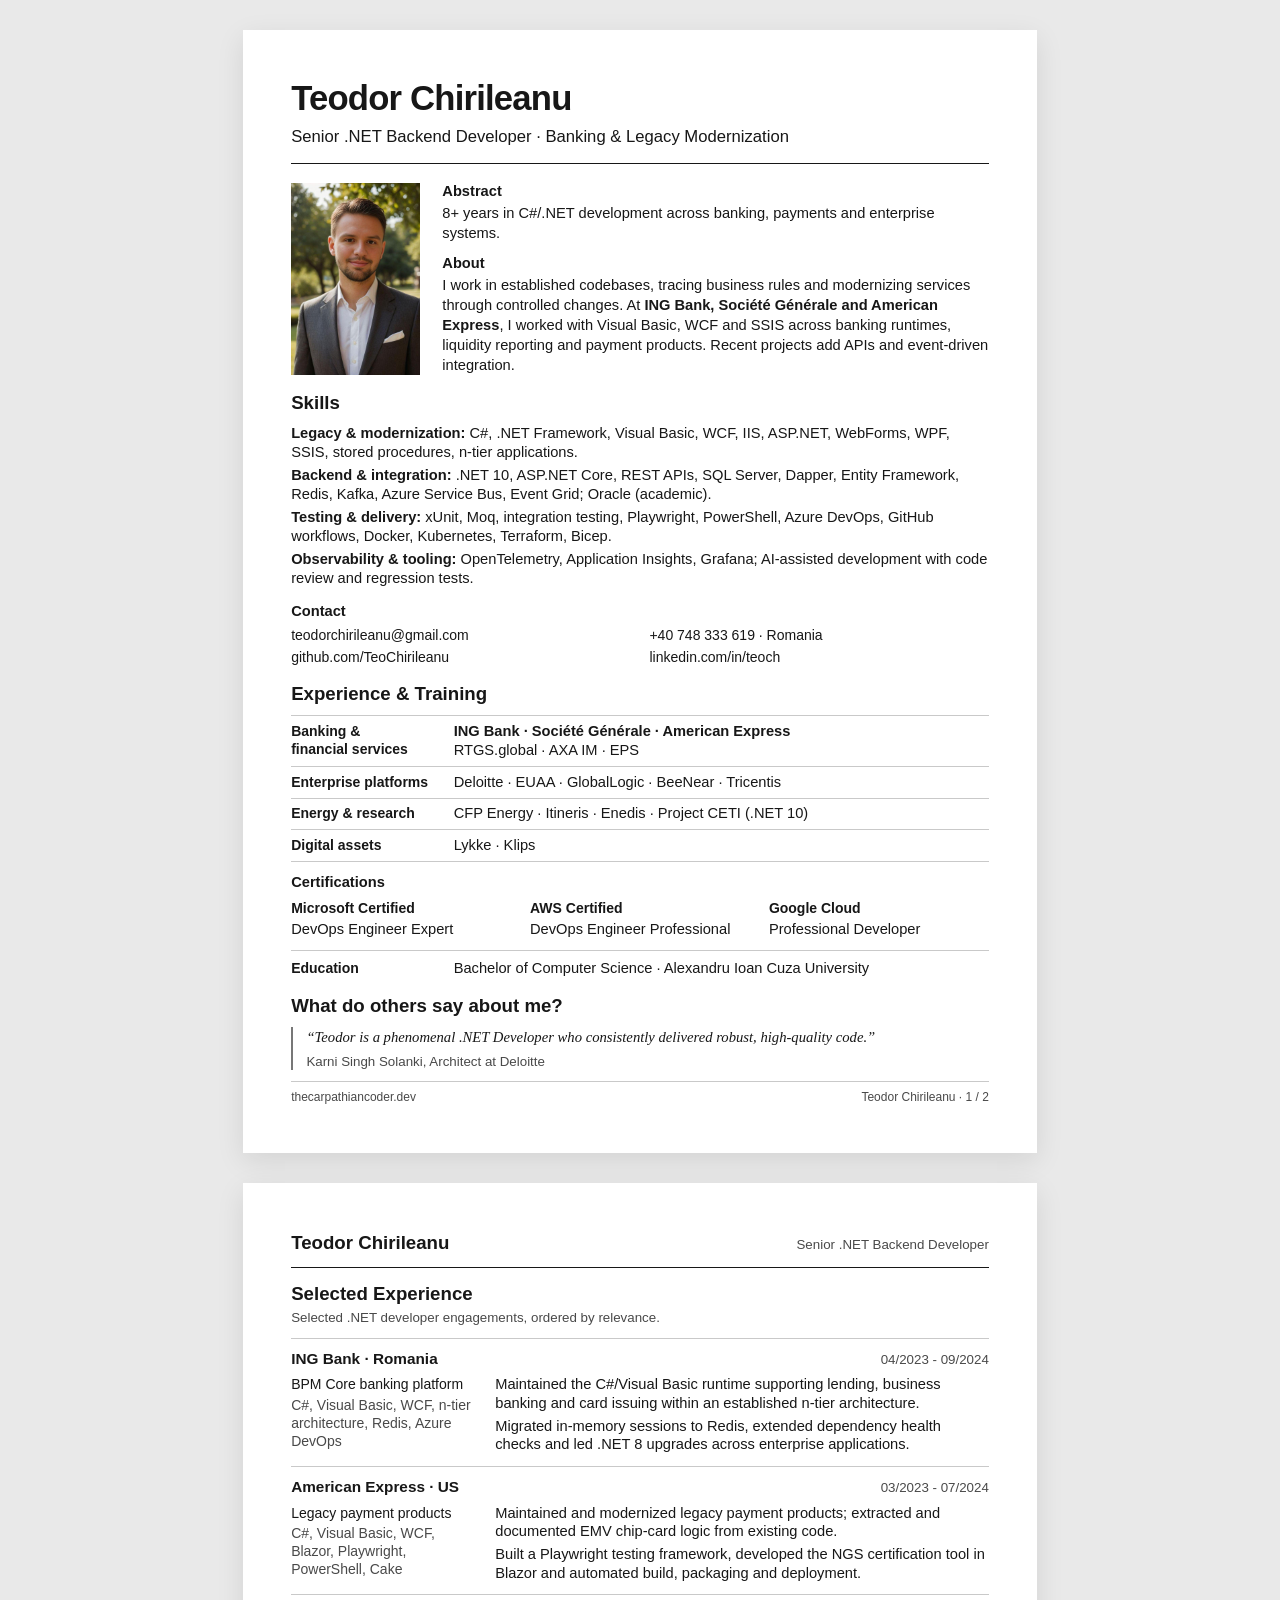
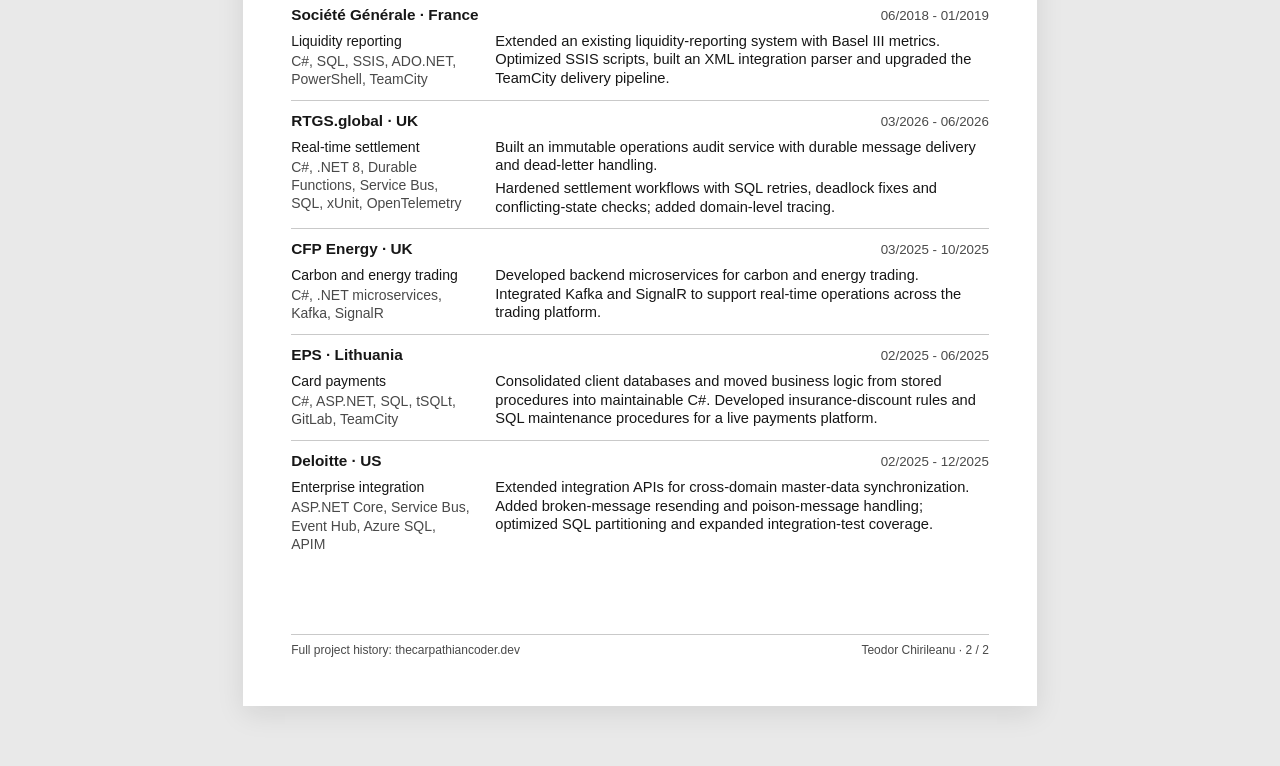
<file: variations/bt/pager.html>
<!DOCTYPE html>

<html lang="en">
<head>
<meta charset="utf-8"/>
<meta content="width=device-width, initial-scale=1" name="viewport"/>
<meta content="Teodor Chirileanu - Senior .NET Backend Developer. Banking, payments and enterprise integration." name="description"/>
<title>Teodor Chirileanu | Senior .NET Backend Developer</title>
<style>
    :root { --ink: #171717; --muted: #494949; --rule: #c9c9c9; }
    * { box-sizing: border-box; }
    @page { size: A4; margin: 0; }
    html { -webkit-print-color-adjust: exact; print-color-adjust: exact; }
    body { margin: 0; padding: 8mm 0; background: #e9e9e9; color: var(--ink); font-family: Arial, Helvetica, sans-serif; font-size: 11pt; line-height: 1.3; }
    a { color: inherit; text-decoration: none; }
    .page { position: relative; width: 210mm; height: 297mm; margin: 0 auto 8mm; padding: 12.7mm 12.7mm 23mm; background: white; box-shadow: 0 2mm 7mm #00000018; }
    h1, h2, h3, p, ul, blockquote { margin: 0; }
    h1 { font-size: 26pt; line-height: 1.16; font-weight: 700; letter-spacing: -.6pt; }
    h2 { font-size: 14pt; line-height: 1.2; font-weight: 700; }
    h3 { font-size: 11pt; line-height: 1.3; font-weight: 700; }
    .subtitle { margin-top: 2mm; font-size: 12.5pt; }
    .identity { border-bottom: .7pt solid var(--ink); padding-bottom: 4mm; margin-bottom: 5mm; }
    .profile { display: grid; grid-template-columns: 34mm 1fr; gap: 6mm; align-items: start; }
    .photo { display: block; width: 34mm; height: 51mm; object-fit: cover; }
    .profile-copy h2 { font-size: 11pt; margin-bottom: 1mm; }
    .profile-copy section + section { margin-top: 3mm; }
    .profile-copy p { line-height: 1.35; }
    .section-title { margin-top: 4.5mm; margin-bottom: 2.5mm; }
    .skills p + p { margin-top: 1mm; }
    .skills strong { font-weight: 700; }
    .contact { margin-top: 4mm; }
    .contact h2 { font-size: 11pt; margin-bottom: 1.5mm; }
    .contact-grid { display: grid; grid-template-columns: 1fr 1fr; gap: .9mm 5mm; font-size: 10.5pt; }
    .overview { border-top: .5pt solid var(--rule); }
    .sector { display: grid; grid-template-columns: 39mm 1fr; gap: 4mm; padding: 1.5mm 0; border-bottom: .5pt solid var(--rule); }
    .sector h3 { font-size: 10.5pt; line-height: 1.32; }
    .sector p { font-size: 11pt; line-height: 1.32; }
    .banking-sector strong { font-weight: 700; }
    .training-title { font-size: 11pt; margin: 3mm 0 1.8mm; }
    .certification-grid { display: grid; grid-template-columns: repeat(3, 1fr); gap: 5mm; }
    .certification-grid h3 { font-size: 10.5pt; margin-bottom: .7mm; }
    .certification-grid p { font-size: 11pt; line-height: 1.3; }
    .education { display: grid; grid-template-columns: 39mm 1fr; gap: 4mm; margin-top: 3mm; padding-top: 2mm; border-top: .5pt solid var(--rule); }
    .education h3 { font-size: 10.5pt; }
    .education p { font-size: 11pt; }
    .recommendation { border-left: 1.5pt solid #777; padding-left: 3.5mm; }
    .recommendation p { font-family: Georgia, 'Times New Roman', serif; font-size: 11pt; line-height: 1.38; font-style: italic; }
    .recommendation cite { display: block; margin-top: 1.5mm; font-size: 10pt; font-style: normal; color: var(--muted); }
    footer { position: absolute; bottom: 12.7mm; left: 12.7mm; right: 12.7mm; display: flex; justify-content: space-between; border-top: .5pt solid var(--rule); padding-top: 2.3mm; color: var(--muted); font-size: 9pt; line-height: 1.15; }
    .continued-header { display: flex; justify-content: space-between; align-items: baseline; padding-bottom: 3mm; border-bottom: .7pt solid var(--ink); margin-bottom: 4mm; }
    .continued-header strong { font-size: 14pt; }
    .continued-header span { font-size: 10pt; color: var(--muted); }
    .experience-heading { margin-bottom: 1mm; }
    .experience-note { color: var(--muted); font-size: 10pt; margin-bottom: 3mm; }
    .experience { padding: 2.7mm 0 3mm; border-top: .5pt solid var(--rule); break-inside: avoid; }
    .experience-title { display: flex; justify-content: space-between; align-items: baseline; gap: 4mm; margin-bottom: 1.8mm; }
    .experience-title h3 { font-size: 11.5pt; }
    .experience-title time { font-size: 10pt; white-space: nowrap; color: var(--muted); }
    .experience-details { display: grid; grid-template-columns: 48mm 1fr; gap: 6mm; }
    .environment { font-size: 10.5pt; line-height: 1.3; }
    .environment strong { display: block; margin-bottom: .6mm; font-weight: 400; }
    .environment .stack { color: var(--muted); }
    .achievements { font-size: 11pt; line-height: 1.28; }
    .achievements strong { font-weight: 700; }
    .achievements p + p { margin-top: 1mm; }
    @media print {
      body { background: white; padding: 0; }
      .page { margin: 0; box-shadow: none; break-after: page; }
      .page:last-child { break-after: auto; }
    }
    @media screen and (max-width: 800px) {
      body { padding: 0; }
      .page { margin: 0 0 4mm; box-shadow: none; }
    }
  </style>
</head>
<body>
<article aria-label="Page 1 - Profile and overview" class="page">
<div class="content">
<header class="identity">
<h1>Teodor Chirileanu</h1>
<p class="subtitle">Senior .NET Backend Developer · Banking &amp; Legacy Modernization</p>
</header>
<div class="profile">
<img alt="Portrait of Teodor Chirileanu" class="photo" src="[data-uri]"/>
<div class="profile-copy">
<section>
<h2>Abstract</h2>
<p>8+ years in C#/.NET development across banking, payments and enterprise systems.</p>
</section>
<section>
<h2>About</h2>
<p>I work in established codebases, tracing business rules and modernizing services through controlled changes. At <strong>ING Bank, Société Générale and American Express</strong>, I worked with Visual Basic, WCF and SSIS across banking runtimes, liquidity reporting and payment products. Recent projects add APIs and event-driven integration.</p>
</section>
</div>
</div>
<section class="skills">
<h2 class="section-title">Skills</h2>
<p><strong>Legacy &amp; modernization:</strong> C#, .NET Framework, Visual Basic, WCF, IIS, ASP.NET, WebForms, WPF, SSIS, stored procedures, n-tier applications.</p>
<p><strong>Backend &amp; integration:</strong> .NET 10, ASP.NET Core, REST APIs, SQL Server, Dapper, Entity Framework, Redis, Kafka, Azure Service Bus, Event Grid; Oracle (academic).</p>
<p><strong>Testing &amp; delivery:</strong> xUnit, Moq, integration testing, Playwright, PowerShell, Azure DevOps, GitHub workflows, Docker, Kubernetes, Terraform, Bicep.</p>
<p><strong>Observability &amp; tooling:</strong> OpenTelemetry, Application Insights, Grafana; AI-assisted development with code review and regression tests.</p>
</section>
<section class="contact">
<h2>Contact</h2>
<div class="contact-grid">
<a href="mailto:teodorchirileanu@gmail.com">teodorchirileanu@gmail.com</a>
<a href="tel:+40748333619">+40 748 333 619 · Romania</a>
<a href="https://github.com/TeoChirileanu">github.com/TeoChirileanu</a>
<a href="https://www.linkedin.com/in/teoch/">linkedin.com/in/teoch</a>
</div>
</section>
<h2 class="section-title">Experience &amp; Training</h2>
<div class="overview">
<section class="sector banking-sector">
<h3>Banking &amp;<br/>financial services</h3>
<p><strong>ING Bank · Société Générale · American Express</strong><br/>RTGS.global · AXA IM · EPS</p>
</section>
<section class="sector">
<h3>Enterprise platforms</h3>
<p>Deloitte · EUAA · GlobalLogic · BeeNear · Tricentis</p>
</section>
<section class="sector">
<h3>Energy &amp; research</h3>
<p>CFP Energy · Itineris · Enedis · Project CETI (.NET 10)</p>
</section>
<section class="sector">
<h3>Digital assets</h3>
<p>Lykke · Klips</p>
</section>
<h3 class="training-title">Certifications</h3>
<div class="certification-grid">
<section><h3>Microsoft Certified</h3><p>DevOps Engineer Expert</p></section>
<section><h3>AWS Certified</h3><p>DevOps Engineer Professional</p></section>
<section><h3>Google Cloud</h3><p>Professional Developer</p></section>
</div>
<section class="education"><h3>Education</h3><p>Bachelor of Computer Science · Alexandru Ioan Cuza University</p></section>
</div>
<section>
<h2 class="section-title">What do others say about me?</h2>
<blockquote class="recommendation">
<p>“Teodor is a phenomenal .NET Developer who consistently delivered robust, high-quality code.”</p>
<cite>Karni Singh Solanki, Architect at Deloitte</cite>
</blockquote>
</section>
</div>
<footer><a href="https://thecarpathiancoder.dev/">thecarpathiancoder.dev</a><span>Teodor Chirileanu · 1 / 2</span></footer>
</article>
<article aria-label="Page 2 - Selected experience" class="page">
<div class="content">
<header class="continued-header"><strong>Teodor Chirileanu</strong><span>Senior .NET Backend Developer</span></header>
<h2 class="experience-heading">Selected Experience</h2>
<p class="experience-note">Selected .NET developer engagements, ordered by relevance.</p>
<section class="experience">
<div class="experience-title"><h3>ING Bank · Romania</h3><time>04/2023 - 09/2024</time></div>
<div class="experience-details"><div class="environment"><strong>BPM Core banking platform</strong><p class="stack">C#, Visual Basic, WCF, n-tier architecture, Redis, Azure DevOps</p></div>
<div class="achievements"><p>Maintained the C#/Visual Basic runtime supporting lending, business banking and card issuing within an established n-tier architecture.</p><p>Migrated in-memory sessions to Redis, extended dependency health checks and led .NET 8 upgrades across enterprise applications.</p></div></div></section><section class="experience">
<div class="experience-title"><h3>American Express · US</h3><time>03/2023 - 07/2024</time></div>
<div class="experience-details"><div class="environment"><strong>Legacy payment products</strong><p class="stack">C#, Visual Basic, WCF, Blazor, Playwright, PowerShell, Cake</p></div>
<div class="achievements"><p>Maintained and modernized legacy payment products; extracted and documented EMV chip-card logic from existing code.</p><p>Built a Playwright testing framework, developed the NGS certification tool in Blazor and automated build, packaging and deployment.</p></div></div></section><section class="experience">
<div class="experience-title"><h3>Société Générale · France</h3><time>06/2018 - 01/2019</time></div>
<div class="experience-details"><div class="environment"><strong>Liquidity reporting</strong><p class="stack">C#, SQL, SSIS, ADO.NET, PowerShell, TeamCity</p></div>
<div class="achievements"><p>Extended an existing liquidity-reporting system with Basel III metrics. Optimized SSIS scripts, built an XML integration parser and upgraded the TeamCity delivery pipeline.</p></div></div></section><section class="experience">
<div class="experience-title"><h3>RTGS.global · UK</h3><time>03/2026 - 06/2026</time></div>
<div class="experience-details"><div class="environment"><strong>Real-time settlement</strong><p class="stack">C#, .NET 8, Durable Functions, Service Bus, SQL, xUnit, OpenTelemetry</p></div>
<div class="achievements"><p>Built an immutable operations audit service with durable message delivery and dead-letter handling.</p><p>Hardened settlement workflows with SQL retries, deadlock fixes and conflicting-state checks; added domain-level tracing.</p></div></div></section><section class="experience">
<div class="experience-title"><h3>CFP Energy · UK</h3><time>03/2025 - 10/2025</time></div>
<div class="experience-details"><div class="environment"><strong>Carbon and energy trading</strong><p class="stack">C#, .NET microservices, Kafka, SignalR</p></div>
<div class="achievements"><p>Developed backend microservices for carbon and energy trading. Integrated Kafka and SignalR to support real-time operations across the trading platform.</p></div></div></section><section class="experience">
<div class="experience-title"><h3>EPS · Lithuania</h3><time>02/2025 - 06/2025</time></div>
<div class="experience-details"><div class="environment"><strong>Card payments</strong><p class="stack">C#, ASP.NET, SQL, tSQLt, GitLab, TeamCity</p></div>
<div class="achievements"><p>Consolidated client databases and moved business logic from stored procedures into maintainable C#. Developed insurance-discount rules and SQL maintenance procedures for a live payments platform.</p></div></div></section><section class="experience">
<div class="experience-title"><h3>Deloitte · US</h3><time>02/2025 - 12/2025</time></div>
<div class="experience-details"><div class="environment"><strong>Enterprise integration</strong><p class="stack">ASP.NET Core, Service Bus, Event Hub, Azure SQL, APIM</p></div>
<div class="achievements"><p>Extended integration APIs for cross-domain master-data synchronization. Added broken-message resending and poison-message handling; optimized SQL partitioning and expanded integration-test coverage.</p></div></div></section></div>
<footer><a href="https://thecarpathiancoder.dev/">Full project history: thecarpathiancoder.dev</a><span>Teodor Chirileanu · 2 / 2</span></footer>
</article>
</body>
</html>
</file>
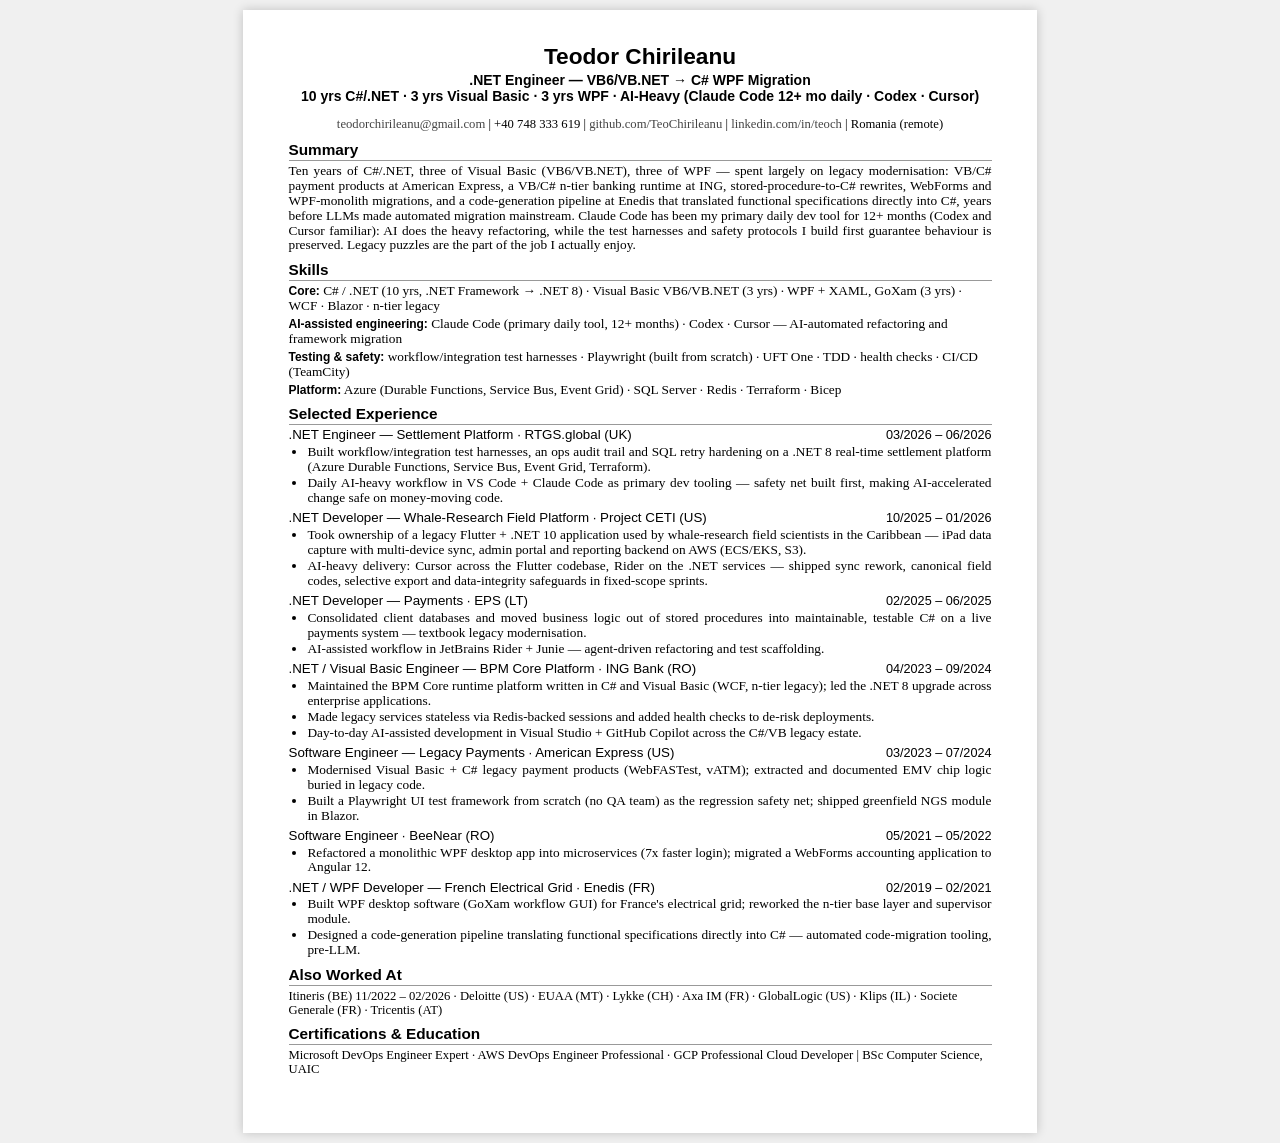
<file: variations/vb/cv.html>
<!DOCTYPE html>
<html lang="en">

<head>
    <meta charset="UTF-8">
    <meta name="viewport" content="width=device-width, initial-scale=1.0">
    <title>CV - Teodor Chirileanu - .NET / VB Migration</title>
    <style>
:root {
    --heading-font: 'Arial', sans-serif;
    --body-font: 'Times New Roman', Times, serif;
    --text-color: #000;
}

body {
    margin: 0;
    padding: 0;
    background-color: #f0f0f0;
    font-family: var(--body-font);
    color: var(--text-color);
    line-height: 1.12;
    font-size: 10pt;
}

.page {
    width: 210mm;
    min-height: 297mm;
    padding: 9mm 12mm;
    margin: 10px auto;
    background: white;
    box-shadow: 0 0 10px rgba(0, 0, 0, 0.2);
    box-sizing: border-box;
}

h1 {
    font-family: var(--heading-font);
    font-size: 17pt;
    margin: 0 0 1mm 0;
    text-align: center;
}

.headline {
    font-family: var(--heading-font);
    font-size: 10.5pt;
    font-weight: bold;
    text-align: center;
    margin: 0 0 1mm 0;
}

.contact {
    text-align: center;
    font-size: 9.5pt;
    margin-bottom: 2.5mm;
}

.contact a {
    color: #444;
    text-decoration: none;
}

h2 {
    font-family: var(--heading-font);
    font-size: 11.5pt;
    margin: 2mm 0 0.8mm 0;
    border-bottom: 1px solid #999;
    padding-bottom: 0.5mm;
}

.summary {
    text-align: justify;
    margin: 0;
}

.skills p {
    margin: 0 0 0.8mm 0;
}

.skills b {
    font-family: var(--heading-font);
    font-size: 9pt;
}

.job {
    margin-bottom: 1.4mm;
}

.job-head {
    display: flex;
    justify-content: space-between;
    align-items: baseline;
    font-family: var(--heading-font);
    font-size: 10pt;
}

.job-head .period {
    font-weight: normal;
    font-size: 9.5pt;
    white-space: nowrap;
}

.job ul {
    margin: 0.5mm 0 0 0;
    padding-left: 5mm;
}

.job li {
    text-align: justify;
    margin-bottom: 0.3mm;
}

.footer-line {
    margin: 0;
    font-size: 9.5pt;
}

@page {
    size: A4;
    margin: 9mm 12mm;
}

@media print {
    body {
        padding: 0;
        background: none;
    }

    .page {
        box-shadow: none;
        border: none;
        margin: 0;
        width: 100%;
        min-height: 0;
        padding: 0;
    }
}
    </style>
</head>

<body>
    <div class="page">
        <h1>Teodor Chirileanu</h1>
        <p class="headline">.NET Engineer — VB6/VB.NET → C# WPF Migration<br>
            10 yrs C#/.NET · 3 yrs Visual Basic · 3 yrs WPF · AI-Heavy (Claude Code 12+ mo daily · Codex · Cursor)</p>
        <p class="contact">
            <a href="mailto:teodorchirileanu@gmail.com">teodorchirileanu@gmail.com</a> |
            +40 748 333 619 |
            <a href="https://github.com/TeoChirileanu">github.com/TeoChirileanu</a> |
            <a href="https://www.linkedin.com/in/teoch/">linkedin.com/in/teoch</a> |
            Romania (remote)
        </p>

        <h2>Summary</h2>
        <p class="summary">Ten years of C#/.NET, three of Visual Basic (VB6/VB.NET), three of WPF — spent largely on
            legacy modernisation: VB/C# payment products at American Express, a VB/C# n-tier banking runtime at ING,
            stored-procedure-to-C# rewrites, WebForms and WPF-monolith migrations, and a code-generation pipeline at
            Enedis that translated functional specifications directly into C#, years before LLMs made automated
            migration mainstream. Claude Code has been my primary daily dev tool for 12+ months (Codex and Cursor
            familiar): AI does the heavy refactoring, while the test harnesses and safety protocols I build first
            guarantee behaviour is preserved. Legacy puzzles are the part of the job I actually enjoy.</p>

        <h2>Skills</h2>
        <div class="skills">
            <p><b>Core:</b> C# / .NET (10 yrs, .NET Framework → .NET 8) · Visual Basic VB6/VB.NET (3 yrs) · WPF + XAML,
                GoXam (3 yrs) · WCF · Blazor · n-tier legacy</p>
            <p><b>AI-assisted engineering:</b> Claude Code (primary daily tool, 12+ months) · Codex · Cursor —
                AI-automated refactoring and framework migration</p>
            <p><b>Testing &amp; safety:</b> workflow/integration test harnesses · Playwright (built from scratch) · UFT
                One · TDD · health checks · CI/CD (TeamCity)</p>
            <p><b>Platform:</b> Azure (Durable Functions, Service Bus, Event Grid) · SQL Server · Redis · Terraform ·
                Bicep</p>
        </div>

        <h2>Selected Experience</h2>
        <div class="job">
            <div class="job-head"><span>.NET Engineer — Settlement Platform · RTGS.global (UK)</span><span
                    class="period">03/2026 – 06/2026</span></div>
            <ul>
                <li>Built workflow/integration test harnesses, an ops audit trail and SQL retry hardening on a .NET 8
                    real-time settlement platform (Azure Durable Functions, Service Bus, Event Grid, Terraform).</li>
                <li>Daily AI-heavy workflow in VS Code + Claude Code as primary dev tooling — safety net built first,
                    making AI-accelerated change safe on money-moving code.</li>
            </ul>
        </div>
        <div class="job">
            <div class="job-head"><span>.NET Developer — Whale-Research Field Platform · Project CETI (US)</span><span
                    class="period">10/2025 – 01/2026</span></div>
            <ul>
                <li>Took ownership of a legacy Flutter + .NET 10 application used by whale-research field scientists in
                    the Caribbean — iPad data capture with multi-device sync, admin portal and reporting backend on AWS
                    (ECS/EKS, S3).</li>
                <li>AI-heavy delivery: Cursor across the Flutter codebase, Rider on the .NET services — shipped sync
                    rework, canonical field codes, selective export and data-integrity safeguards in fixed-scope
                    sprints.</li>
            </ul>
        </div>
        <div class="job">
            <div class="job-head"><span>.NET Developer — Payments · EPS (LT)</span><span class="period">02/2025 –
                    06/2025</span></div>
            <ul>
                <li>Consolidated client databases and moved business logic out of stored procedures into maintainable,
                    testable C# on a live payments system — textbook legacy modernisation.</li>
                <li>AI-assisted workflow in JetBrains Rider + Junie — agent-driven refactoring and test
                    scaffolding.</li>
            </ul>
        </div>
        <div class="job">
            <div class="job-head"><span>.NET / Visual Basic Engineer — BPM Core Platform · ING Bank (RO)</span><span
                    class="period">04/2023 – 09/2024</span></div>
            <ul>
                <li>Maintained the BPM Core runtime platform written in C# and Visual Basic (WCF, n-tier legacy); led
                    the .NET 8 upgrade across enterprise applications.</li>
                <li>Made legacy services stateless via Redis-backed sessions and added health checks to de-risk
                    deployments.</li>
                <li>Day-to-day AI-assisted development in Visual Studio + GitHub Copilot across the C#/VB legacy
                    estate.</li>
            </ul>
        </div>
        <div class="job">
            <div class="job-head"><span>Software Engineer — Legacy Payments · American Express (US)</span><span
                    class="period">03/2023 – 07/2024</span></div>
            <ul>
                <li>Modernised Visual Basic + C# legacy payment products (WebFASTest, vATM); extracted and documented
                    EMV chip logic buried in legacy code.</li>
                <li>Built a Playwright UI test framework from scratch (no QA team) as the regression safety net;
                    shipped greenfield NGS module in Blazor.</li>
            </ul>
        </div>
        <div class="job">
            <div class="job-head"><span>Software Engineer · BeeNear (RO)</span><span class="period">05/2021 –
                    05/2022</span></div>
            <ul>
                <li>Refactored a monolithic WPF desktop app into microservices (7x faster login); migrated a WebForms
                    accounting application to Angular 12.</li>
            </ul>
        </div>
        <div class="job">
            <div class="job-head"><span>.NET / WPF Developer — French Electrical Grid · Enedis (FR)</span><span
                    class="period">02/2019 – 02/2021</span></div>
            <ul>
                <li>Built WPF desktop software (GoXam workflow GUI) for France's electrical grid; reworked the n-tier
                    base layer and supervisor module.</li>
                <li>Designed a code-generation pipeline translating functional specifications directly into C# —
                    automated code-migration tooling, pre-LLM.</li>
            </ul>
        </div>

        <h2>Also Worked At</h2>
        <p class="footer-line">Itineris (BE) 11/2022 – 02/2026 · Deloitte (US) · EUAA (MT) · Lykke (CH) · Axa IM (FR) ·
            GlobalLogic (US) · Klips (IL) · Societe Generale (FR) · Tricentis (AT)</p>

        <h2>Certifications &amp; Education</h2>
        <p class="footer-line">Microsoft DevOps Engineer Expert · AWS DevOps Engineer Professional · GCP Professional
            Cloud Developer | BSc Computer Science, UAIC</p>
    </div>
</body>

</html>
</file>
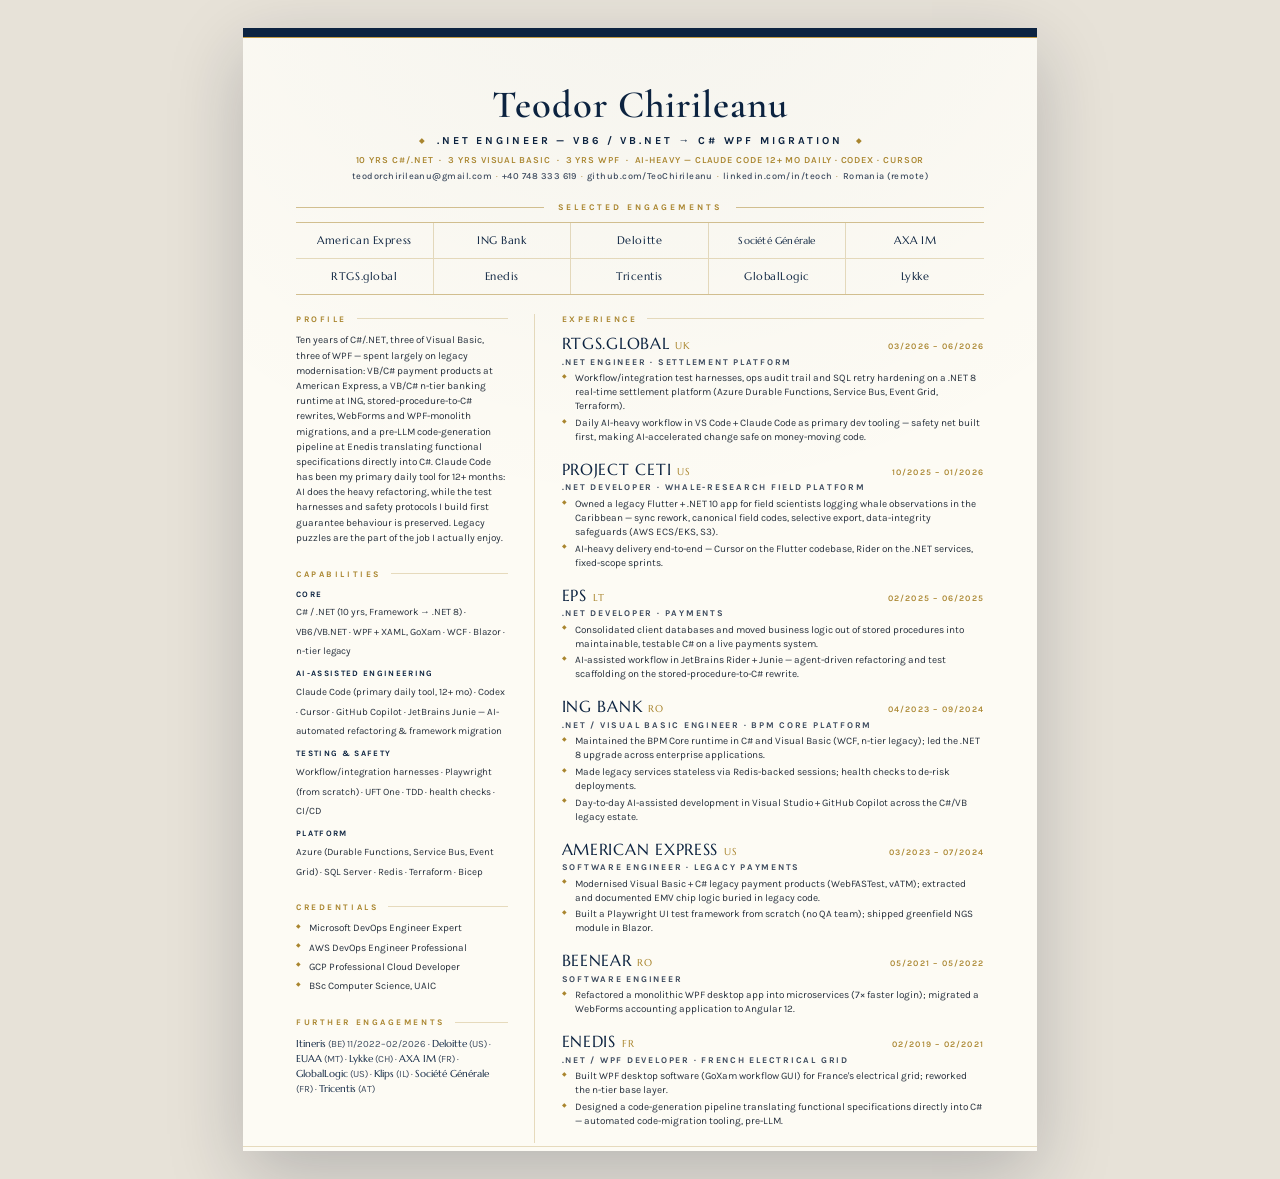
<file: variations/vb/pager.html>
<!DOCTYPE html>
<html lang="en">
<head>
<meta charset="utf-8">
<meta name="viewport" content="width=device-width, initial-scale=1">
<title>Teodor Chirileanu — CV</title>
<link rel="preconnect" href="https://fonts.googleapis.com">
<link rel="preconnect" href="https://fonts.gstatic.com" crossorigin>
<link href="https://fonts.googleapis.com/css2?family=Cormorant+Garamond:ital,wght@0,500;0,600;0,700;1,500&family=Marcellus&family=Karla:wght@400;500;600;700&display=swap" rel="stylesheet">
<style>
:root{
  --navy:#0c2340;
  --navy-soft:#3c4a5e;
  --ink:#27313e;
  --gold:#a9852e;
  --gold-bright:#c29b45;
  --hair:rgba(169,133,46,.5);
  --hair-faint:rgba(169,133,46,.28);
  --paper:#fdfbf4;
}
*{margin:0;padding:0;box-sizing:border-box;}
@page{size:A4;margin:0;}
html{ -webkit-print-color-adjust:exact; print-color-adjust:exact; }
body{
  background:#e7e2d8;
  font-family:'Karla',sans-serif;
  color:var(--ink);
  display:flex;
  justify-content:center;
  align-items:flex-start;
  padding:28px 16px;
}
.page{
  width:210mm;
  height:297mm;
  background:
    radial-gradient(ellipse 140% 90% at 50% -10%, rgba(12,35,64,.035), transparent 60%),
    var(--paper);
  box-shadow:0 24px 70px rgba(12,25,45,.22);
  padding:13mm 14mm 10mm;
  position:relative;
  overflow:hidden;
}
.page::before{ /* navy crest band */
  content:"";position:absolute;top:0;left:0;right:0;height:2.4mm;
  background:var(--navy);
  border-bottom:.7pt solid var(--gold-bright);
}
.page::after{ /* whisper gold baseline */
  content:"";position:absolute;bottom:0;left:0;right:0;height:1mm;
  border-top:.5pt solid var(--hair-faint);
}
a{color:inherit;text-decoration:none;}

/* ---------- header ---------- */
header{text-align:center;margin-top:2mm;}
h1{
  font-family:'Cormorant Garamond',serif;
  font-weight:600;
  font-size:29pt;
  line-height:1.05;
  letter-spacing:.025em;
  color:var(--navy);
}
.title{
  margin-top:2.4mm;
  font-size:8pt;font-weight:700;
  text-transform:uppercase;letter-spacing:.27em;
  color:var(--navy);
  display:flex;align-items:center;justify-content:center;gap:3.5mm;
}
.title .dia{color:var(--gold);font-size:5.5pt;letter-spacing:0;}
.stats{
  margin-top:2mm;
  font-size:6.9pt;font-weight:600;letter-spacing:.1em;text-transform:uppercase;
  color:var(--gold);
}
.contact{
  margin-top:1.6mm;
  font-size:6.9pt;font-weight:500;letter-spacing:.05em;
  color:var(--navy-soft);
}
.contact b{color:var(--gold);font-weight:400;padding:0 1mm;}

/* ---------- engagements strip ---------- */
.rule-label{
  display:flex;align-items:center;gap:3.5mm;
  margin:5.6mm 0 0;
  font-size:6.5pt;font-weight:700;text-transform:uppercase;letter-spacing:.34em;
  color:var(--gold);
}
.rule-label::before,.rule-label::after{content:"";flex:1;border-top:.5pt solid var(--hair);}
.brand-grid{
  margin-top:2.6mm;
  display:grid;grid-template-columns:repeat(5,1fr);
  border-top:.6pt solid var(--hair);border-bottom:.6pt solid var(--hair);
}
.brand-grid span{
  font-family:'Marcellus',serif;
  font-size:8pt;letter-spacing:.05em;
  color:var(--navy);
  text-align:center;white-space:nowrap;
  padding:2.9mm .5mm;
  border-right:.5pt solid var(--hair-faint);
}
.brand-grid span:nth-child(5n){border-right:none;}
.brand-grid span:nth-child(n+6){border-top:.5pt solid var(--hair-faint);}
.brand-grid .long{font-size:7.4pt;letter-spacing:.02em;}

/* ---------- body ---------- */
.body-grid{
  margin-top:5mm;
  display:grid;grid-template-columns:56mm 1fr;column-gap:7mm;
}
.side-label,.main-label{
  display:flex;align-items:center;gap:2.6mm;
  font-size:6.4pt;font-weight:700;text-transform:uppercase;letter-spacing:.3em;
  color:var(--gold);
  margin-bottom:2.6mm;
}
.side-label::after,.main-label::after{content:"";flex:1;border-top:.5pt solid var(--hair-faint);}
aside section{margin-bottom:6mm;}
aside p,aside li{font-size:7.5pt;line-height:1.52;color:var(--ink);}
.skill{margin-bottom:2.6mm;}
.skill .k{
  display:block;font-size:6.2pt;font-weight:700;text-transform:uppercase;
  letter-spacing:.16em;color:var(--navy);margin-bottom:.5mm;
}
.skill .v{font-size:7.3pt;line-height:1.48;color:var(--ink);}
.credlist{list-style:none;}
.credlist li{margin-bottom:1.1mm;padding-left:3.4mm;position:relative;}
.credlist li::before{content:"◆";position:absolute;left:0;top:.1mm;font-size:4.6pt;color:var(--gold);}
.further{font-size:7.2pt;line-height:1.55;color:var(--navy-soft);}
.further em{font-style:normal;font-family:'Marcellus',serif;color:var(--navy);}

/* ---------- experience ---------- */
main{border-left:.5pt solid var(--hair-faint);padding-left:7mm;}
.xp{margin-bottom:4mm;}
.xp-head{display:flex;justify-content:space-between;align-items:baseline;gap:3mm;}
.co{
  font-family:'Marcellus',serif;
  font-size:12pt;letter-spacing:.045em;text-transform:uppercase;
  color:var(--navy);white-space:nowrap;
}
.co i{font-style:normal;font-size:7.5pt;letter-spacing:.1em;color:var(--gold);}
.dates{font-size:6.4pt;font-weight:600;letter-spacing:.14em;color:var(--gold);white-space:nowrap;}
.role{
  margin:.9mm 0 1.2mm;
  font-size:6.6pt;font-weight:700;text-transform:uppercase;letter-spacing:.2em;
  color:var(--navy-soft);
}
.xp ul{list-style:none;}
.xp li{
  font-size:7.5pt;line-height:1.4;color:var(--ink);
  padding-left:3.6mm;position:relative;margin-bottom:.7mm;
}
.xp li::before{content:"◆";position:absolute;left:0;top:.2mm;font-size:4.6pt;color:var(--gold);}

/* ---------- print ---------- */
@media print{
  body{background:none;padding:0;display:block;}
  .page{box-shadow:none;margin:0;}
}
</style>
</head>
<body>
<div class="page">

  <header>
    <h1>Teodor Chirileanu</h1>
    <div class="title"><span class="dia">◆</span>.NET Engineer — VB6 / VB.NET → C# WPF Migration<span class="dia">◆</span></div>
    <div class="stats">10 yrs C#/.NET&ensp;·&ensp;3 yrs Visual Basic&ensp;·&ensp;3 yrs WPF&ensp;·&ensp;AI-Heavy — Claude Code 12+ mo daily · Codex · Cursor</div>
    <div class="contact"><a href="mailto:teodorchirileanu@gmail.com">teodorchirileanu@gmail.com</a><b>·</b>+40 748 333 619<b>·</b><a href="https://github.com/TeoChirileanu">github.com/TeoChirileanu</a><b>·</b><a href="https://linkedin.com/in/teoch">linkedin.com/in/teoch</a><b>·</b>Romania (remote)</div>
  </header>

  <div class="rule-label">Selected Engagements</div>
  <div class="brand-grid">
    <span>American Express</span>
    <span>ING Bank</span>
    <span>Deloitte</span>
    <span class="long">Société Générale</span>
    <span>AXA IM</span>
    <span>RTGS.global</span>
    <span>Enedis</span>
    <span>Tricentis</span>
    <span>GlobalLogic</span>
    <span>Lykke</span>
  </div>

  <div class="body-grid">
    <aside>
      <section>
        <div class="side-label">Profile</div>
        <p>Ten years of C#/.NET, three of Visual Basic, three of WPF — spent largely on legacy modernisation: VB/C# payment products at American Express, a VB/C# n-tier banking runtime at ING, stored-procedure-to-C# rewrites, WebForms and WPF-monolith migrations, and a pre-LLM code-generation pipeline at Enedis translating functional specifications directly into C#. Claude Code has been my primary daily tool for 12+ months: AI does the heavy refactoring, while the test harnesses and safety protocols I build first guarantee behaviour is preserved. Legacy puzzles are the part of the job I actually enjoy.</p>
      </section>
      <section>
        <div class="side-label">Capabilities</div>
        <div class="skill"><span class="k">Core</span><span class="v">C# / .NET (10 yrs, Framework → .NET 8) · VB6/VB.NET · WPF + XAML, GoXam · WCF · Blazor · n-tier legacy</span></div>
        <div class="skill"><span class="k">AI-Assisted Engineering</span><span class="v">Claude Code (primary daily tool, 12+ mo) · Codex · Cursor · GitHub Copilot · JetBrains Junie — AI-automated refactoring &amp; framework migration</span></div>
        <div class="skill"><span class="k">Testing &amp; Safety</span><span class="v">Workflow/integration harnesses · Playwright (from scratch) · UFT One · TDD · health checks · CI/CD</span></div>
        <div class="skill"><span class="k">Platform</span><span class="v">Azure (Durable Functions, Service Bus, Event Grid) · SQL Server · Redis · Terraform · Bicep</span></div>
      </section>
      <section>
        <div class="side-label">Credentials</div>
        <ul class="credlist">
          <li>Microsoft DevOps Engineer Expert</li>
          <li>AWS DevOps Engineer Professional</li>
          <li>GCP Professional Cloud Developer</li>
          <li>BSc Computer Science, UAIC</li>
        </ul>
      </section>
      <section>
        <div class="side-label">Further Engagements</div>
        <p class="further"><em>Itineris</em> (BE) 11/2022–02/2026 · <em>Deloitte</em> (US) · <em>EUAA</em> (MT) · <em>Lykke</em> (CH) · <em>AXA IM</em> (FR) · <em>GlobalLogic</em> (US) · <em>Klips</em> (IL) · <em>Société Générale</em> (FR) · <em>Tricentis</em> (AT)</p>
      </section>
    </aside>

    <main>
      <div class="main-label">Experience</div>

      <div class="xp">
        <div class="xp-head"><div class="co">RTGS.global <i>UK</i></div><div class="dates">03/2026 – 06/2026</div></div>
        <div class="role">.NET Engineer · Settlement Platform</div>
        <ul>
          <li>Workflow/integration test harnesses, ops audit trail and SQL retry hardening on a .NET 8 real-time settlement platform (Azure Durable Functions, Service Bus, Event Grid, Terraform).</li>
          <li>Daily AI-heavy workflow in VS Code + Claude Code as primary dev tooling — safety net built first, making AI-accelerated change safe on money-moving code.</li>
        </ul>
      </div>

      <div class="xp">
        <div class="xp-head"><div class="co">Project CETI <i>US</i></div><div class="dates">10/2025 – 01/2026</div></div>
        <div class="role">.NET Developer · Whale-Research Field Platform</div>
        <ul>
          <li>Owned a legacy Flutter + .NET 10 app for field scientists logging whale observations in the Caribbean — sync rework, canonical field codes, selective export, data-integrity safeguards (AWS ECS/EKS, S3).</li>
          <li>AI-heavy delivery end-to-end — Cursor on the Flutter codebase, Rider on the .NET services, fixed-scope sprints.</li>
        </ul>
      </div>

      <div class="xp">
        <div class="xp-head"><div class="co">EPS <i>LT</i></div><div class="dates">02/2025 – 06/2025</div></div>
        <div class="role">.NET Developer · Payments</div>
        <ul>
          <li>Consolidated client databases and moved business logic out of stored procedures into maintainable, testable C# on a live payments system.</li>
          <li>AI-assisted workflow in JetBrains Rider + Junie — agent-driven refactoring and test scaffolding on the stored-procedure-to-C# rewrite.</li>
        </ul>
      </div>

      <div class="xp">
        <div class="xp-head"><div class="co">ING Bank <i>RO</i></div><div class="dates">04/2023 – 09/2024</div></div>
        <div class="role">.NET / Visual Basic Engineer · BPM Core Platform</div>
        <ul>
          <li>Maintained the BPM Core runtime in C# and Visual Basic (WCF, n-tier legacy); led the .NET 8 upgrade across enterprise applications.</li>
          <li>Made legacy services stateless via Redis-backed sessions; health checks to de-risk deployments.</li>
          <li>Day-to-day AI-assisted development in Visual Studio + GitHub Copilot across the C#/VB legacy estate.</li>
        </ul>
      </div>

      <div class="xp">
        <div class="xp-head"><div class="co">American Express <i>US</i></div><div class="dates">03/2023 – 07/2024</div></div>
        <div class="role">Software Engineer · Legacy Payments</div>
        <ul>
          <li>Modernised Visual Basic + C# legacy payment products (WebFASTest, vATM); extracted and documented EMV chip logic buried in legacy code.</li>
          <li>Built a Playwright UI test framework from scratch (no QA team); shipped greenfield NGS module in Blazor.</li>
        </ul>
      </div>

      <div class="xp">
        <div class="xp-head"><div class="co">BeeNear <i>RO</i></div><div class="dates">05/2021 – 05/2022</div></div>
        <div class="role">Software Engineer</div>
        <ul>
          <li>Refactored a monolithic WPF desktop app into microservices (7× faster login); migrated a WebForms accounting application to Angular 12.</li>
        </ul>
      </div>

      <div class="xp">
        <div class="xp-head"><div class="co">Enedis <i>FR</i></div><div class="dates">02/2019 – 02/2021</div></div>
        <div class="role">.NET / WPF Developer · French Electrical Grid</div>
        <ul>
          <li>Built WPF desktop software (GoXam workflow GUI) for France's electrical grid; reworked the n-tier base layer.</li>
          <li>Designed a code-generation pipeline translating functional specifications directly into C# — automated code-migration tooling, pre-LLM.</li>
        </ul>
      </div>
    </main>
  </div>

</div>
</body>
</html>
</file>
